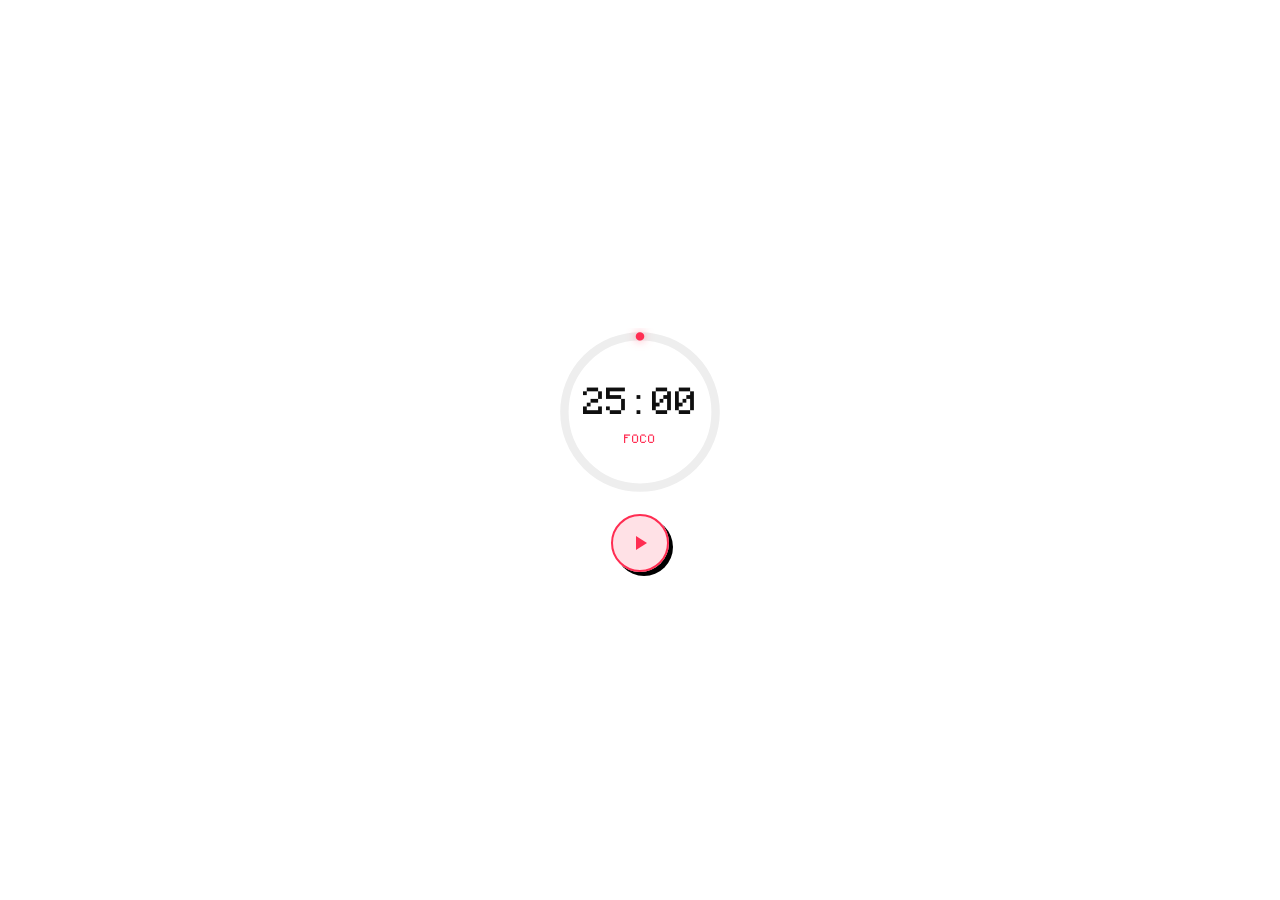
<file: mini.html>
<!DOCTYPE html>
<html lang="pt-BR">

<head>
    <meta charset="utf-8" />
    <meta name="viewport" content="width=device-width, initial-scale=1" />
    <!-- Reaproveita as variáveis, a fonte Monocraft e os estilos do timer do
         popup principal — mesma casca visual, só um layout mais enxuto por cima. -->
    <link rel="stylesheet" href="popup.css" />
    <link rel="stylesheet" href="mini.css" />
    <script src="mini.js" type="module"></script>
    <title>POMODO</title>
</head>

<body>
    <main id="app" class="app mini-app" data-phase="focus">
        <div class="timer-wrap">
            <div class="timer-ring mini-ring">
                <svg viewBox="0 0 200 200" class="ring-svg" aria-hidden="true">
                    <circle class="ring-track" cx="100" cy="100" r="90" />
                    <circle id="ring-progress" class="ring-progress" cx="100" cy="100" r="90" />
                </svg>
                <div class="timer-center">
                    <span id="timer-clock" class="timer-clock">25:00</span>
                    <span id="timer-phase-label" class="timer-phase-label">Foco</span>
                </div>
            </div>

            <button id="btn-toggle" class="ctrl-btn ctrl-btn--primary mini-toggle" type="button" aria-label="Iniciar">
                <svg id="ico-play" viewBox="0 0 24 24" fill="currentColor" aria-hidden="true"><path d="M8 5v14l11-7z" /></svg>
                <svg id="ico-pause" viewBox="0 0 24 24" fill="currentColor" aria-hidden="true" hidden><path d="M6 5h4v14H6zM14 5h4v14h-4z" /></svg>
            </button>
        </div>
    </main>
</body>

</html>
</file>
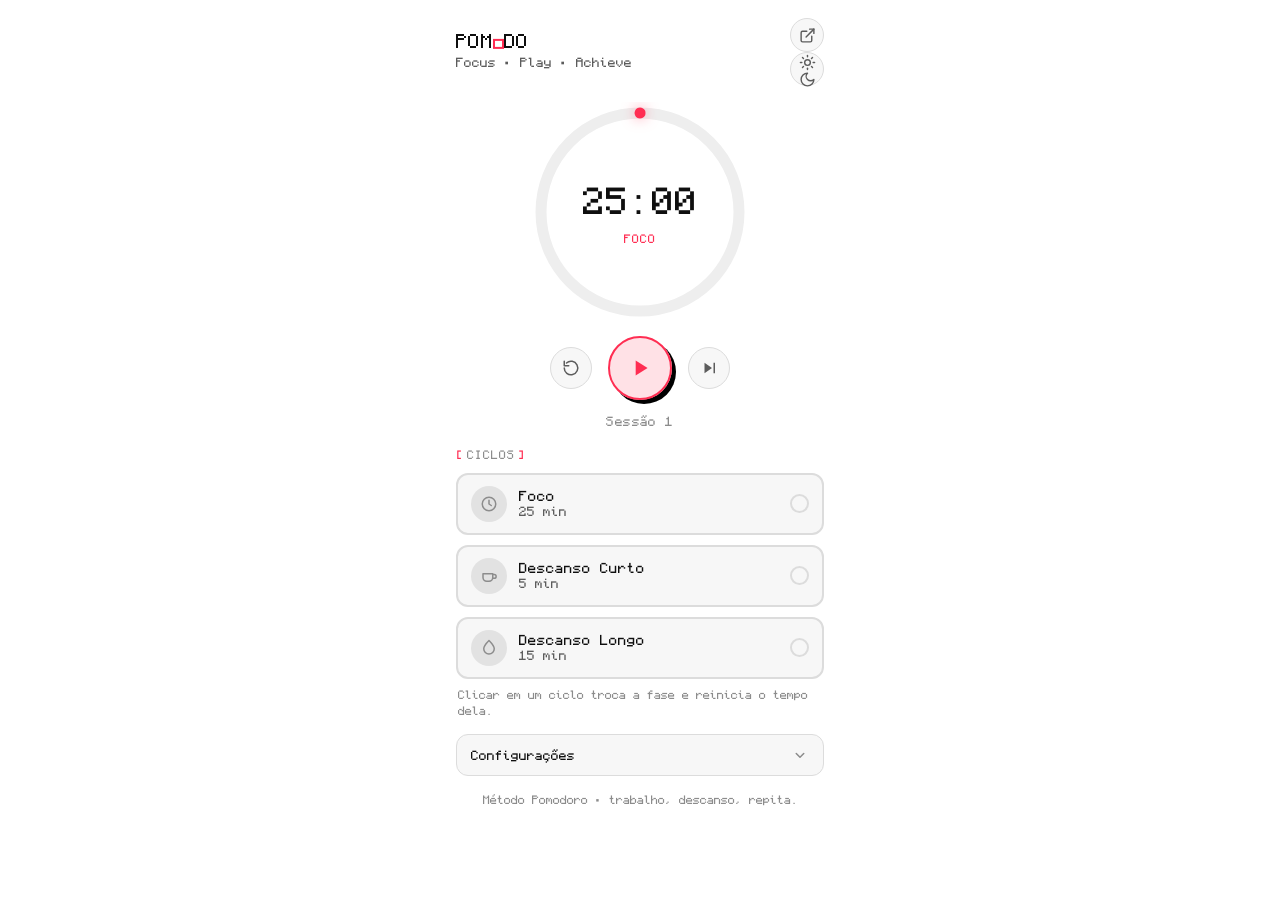
<file: popup.html>
<!DOCTYPE html>
<html lang="pt-BR">

<head>
    <meta charset="utf-8" />
    <meta name="viewport" content="width=device-width, initial-scale=1" />
    <link rel="stylesheet" href="popup.css" />
    <script src="popup.js" type="module"></script>
    <title>POMODO</title>
</head>

<body>
    <main id="app" class="app" data-phase="focus">
        <header class="app-header">
            <div class="brand">
                <div class="brand-text">
                    <h1 class="brand-name" aria-label="POMODO">POM<span class="brand-o" aria-hidden="true"></span>DO</h1>
                    <p id="brand-tagline" class="brand-tagline">Focus • Play • Achieve</p>
                </div>
            </div>
            <div class="header-actions">
                <button id="detach-toggle" class="icon-btn" type="button" aria-label="Destacar janela flutuante">
                    <svg viewBox="0 0 24 24" fill="none" stroke="currentColor" stroke-width="2" stroke-linecap="round"
                        stroke-linejoin="round" aria-hidden="true">
                        <path d="M18 13v6a2 2 0 0 1-2 2H5a2 2 0 0 1-2-2V8a2 2 0 0 1 2-2h6" />
                        <path d="M15 3h6v6" /><path d="M10 14 21 3" />
                    </svg>
                </button>
                <button id="theme-toggle" class="icon-btn theme-toggle" type="button" aria-label="Alternar tema">
                    <svg class="ico-sun" viewBox="0 0 24 24" fill="none" stroke="currentColor" stroke-width="2"
                        stroke-linecap="round" stroke-linejoin="round" aria-hidden="true">
                        <circle cx="12" cy="12" r="4" />
                        <path d="M12 2v2" /><path d="M12 20v2" /><path d="m4.93 4.93 1.41 1.41" />
                        <path d="m17.66 17.66 1.41 1.41" /><path d="M2 12h2" /><path d="M20 12h2" />
                        <path d="m6.34 17.66-1.41 1.41" /><path d="m19.07 4.93-1.41 1.41" />
                    </svg>
                    <svg class="ico-moon" viewBox="0 0 24 24" fill="none" stroke="currentColor" stroke-width="2"
                        stroke-linecap="round" stroke-linejoin="round" aria-hidden="true">
                        <path d="M12 3a6 6 0 0 0 9 9 9 9 0 1 1-9-9Z" />
                    </svg>
                </button>
            </div>
        </header>

        <section class="timer-wrap" aria-live="polite">
            <div class="timer-ring">
                <svg viewBox="0 0 200 200" class="ring-svg" aria-hidden="true">
                    <circle class="ring-track" cx="100" cy="100" r="90" />
                    <circle id="ring-progress" class="ring-progress" cx="100" cy="100" r="90" />
                </svg>
                <div class="timer-center">
                    <span id="timer-clock" class="timer-clock">25:00</span>
                    <span id="timer-phase-label" class="timer-phase-label">Foco</span>
                </div>
            </div>

            <div class="controls">
                <button id="btn-reset" class="ctrl-btn ctrl-btn--ghost" type="button" aria-label="Reiniciar ciclo">
                    <svg viewBox="0 0 24 24" fill="none" stroke="currentColor" stroke-width="2" stroke-linecap="round" stroke-linejoin="round" aria-hidden="true">
                        <path d="M3 12a9 9 0 1 0 3-6.7" /><path d="M3 3v6h6" />
                    </svg>
                </button>
                <button id="btn-toggle" class="ctrl-btn ctrl-btn--primary" type="button" aria-label="Iniciar">
                    <svg id="ico-play" viewBox="0 0 24 24" fill="currentColor" aria-hidden="true"><path d="M8 5v14l11-7z" /></svg>
                    <svg id="ico-pause" viewBox="0 0 24 24" fill="currentColor" aria-hidden="true" hidden><path d="M6 5h4v14H6zM14 5h4v14h-4z" /></svg>
                </button>
                <button id="btn-skip" class="ctrl-btn ctrl-btn--ghost" type="button" aria-label="Pular para o próximo ciclo">
                    <svg viewBox="0 0 24 24" fill="currentColor" aria-hidden="true"><path d="M6 5l10 7-10 7V5zM18 5h2v14h-2z" /></svg>
                </button>
            </div>
            <p id="cycle-count" class="cycle-count">Sessão 1</p>
        </section>

        <section class="modes" aria-labelledby="modes-title">
            <h2 id="modes-title" class="section-title">Ciclos</h2>
            <div id="mode-cards" class="mode-cards" role="radiogroup" aria-labelledby="modes-title">
                <button class="mode-card" data-phase="focus" role="radio" type="button">
                    <span class="mode-icon">
                        <svg viewBox="0 0 24 24" fill="none" stroke="currentColor" stroke-width="2" stroke-linecap="round" stroke-linejoin="round" aria-hidden="true"><circle cx="12" cy="12" r="9" /><path d="M12 7v5l3 2" /></svg>
                    </span>
                    <span class="mode-body">
                        <span class="mode-name">Foco</span>
                        <span class="mode-desc" data-role="duration">25 min</span>
                    </span>
                    <span class="mode-check"><svg viewBox="0 0 24 24" fill="none" stroke="#fff" stroke-width="3" stroke-linecap="round" stroke-linejoin="round" aria-hidden="true"><path d="M20 6 9 17l-5-5" /></svg></span>
                </button>
                <button class="mode-card" data-phase="short" role="radio" type="button">
                    <span class="mode-icon">
                        <svg viewBox="0 0 24 24" fill="none" stroke="currentColor" stroke-width="2" stroke-linecap="round" stroke-linejoin="round" aria-hidden="true"><path d="M4 9h13v5a5 5 0 0 1-5 5H9a5 5 0 0 1-5-5z" /><path d="M17 10h2a2.5 2.5 0 0 1 0 5h-2" /></svg>
                    </span>
                    <span class="mode-body">
                        <span class="mode-name">Descanso Curto</span>
                        <span class="mode-desc" data-role="duration">5 min</span>
                    </span>
                    <span class="mode-check"><svg viewBox="0 0 24 24" fill="none" stroke="#fff" stroke-width="3" stroke-linecap="round" stroke-linejoin="round" aria-hidden="true"><path d="M20 6 9 17l-5-5" /></svg></span>
                </button>
                <button class="mode-card" data-phase="long" role="radio" type="button">
                    <span class="mode-icon">
                        <svg viewBox="0 0 24 24" fill="none" stroke="currentColor" stroke-width="2" stroke-linecap="round" stroke-linejoin="round" aria-hidden="true"><path d="M12 2C8 6 5 9.5 5 13a7 7 0 0 0 14 0c0-3.5-3-7-7-11Z" /></svg>
                    </span>
                    <span class="mode-body">
                        <span class="mode-name">Descanso Longo</span>
                        <span class="mode-desc" data-role="duration">15 min</span>
                    </span>
                    <span class="mode-check"><svg viewBox="0 0 24 24" fill="none" stroke="#fff" stroke-width="3" stroke-linecap="round" stroke-linejoin="round" aria-hidden="true"><path d="M20 6 9 17l-5-5" /></svg></span>
                </button>
            </div>
            <p class="modes-note">Clicar em um ciclo troca a fase e reinicia o tempo dela.</p>
        </section>

        <section class="advanced">
            <button id="settings-toggle" class="advanced-toggle" type="button" aria-expanded="false" aria-controls="settings-panel">
                <span>Configurações</span>
                <svg class="chevron" viewBox="0 0 24 24" width="18" height="18" aria-hidden="true">
                    <path d="M7 10l5 5 5-5" fill="none" stroke="currentColor" stroke-width="2" stroke-linecap="round" stroke-linejoin="round" />
                </svg>
            </button>
            <div id="settings-panel" class="advanced-panel" hidden>
                <div class="setting-row">
                    <label for="set-focus">Tempo de Trabalho (min)</label>
                    <input id="set-focus" type="number" min="1" max="180" step="1" />
                </div>
                <div class="setting-row">
                    <label for="set-short">Descanso Curto (min)</label>
                    <input id="set-short" type="number" min="1" max="180" step="1" />
                </div>
                <div class="setting-row">
                    <label for="set-long">Descanso Longo (min)</label>
                    <input id="set-long" type="number" min="1" max="180" step="1" />
                </div>
                <div class="setting-row">
                    <label for="set-every">Descanso longo a cada (sessões)</label>
                    <input id="set-every" type="number" min="2" max="12" step="1" />
                </div>
                <div class="setting-row setting-row--switch">
                    <label for="set-autostart">Encadear próximo ciclo automaticamente</label>
                    <input id="set-autostart" type="checkbox" class="switch" />
                </div>
                <div class="setting-row setting-row--switch">
                    <label for="set-notify">Notificações do sistema</label>
                    <input id="set-notify" type="checkbox" class="switch" />
                </div>
                <button id="settings-reset" class="settings-reset" type="button">Restaurar padrões</button>
            </div>
        </section>

        <footer class="app-footer">
            <p class="footer-note">Método Pomodoro • trabalho, descanso, repita.</p>
        </footer>
    </main>
</body>

</html>
</file>
<file: popup.css>
/*
 * POMODO — Timer Pomodoro
 * Paleta e padrões de sombra/tipografia herdados do mesmo design system
 * (fundo puro-preto, cartões com "sticker shadow" offset, tipografia pixelada).
 */

/* Monocraft — fonte pixelada no estilo do Minecraft, auto-hospedada (extensões
 * MV3 não carregam fontes remotas). © 2022 Idrees Hassan, SIL OFL 1.1 (ver
 * fonts/Monocraft-OFL-LICENSE.txt). Usada em todo o popup — títulos, corpo e
 * números — a pedido: uma única fonte para tudo. */
@font-face {
    font-family: "Monocraft";
    src: url("fonts/Monocraft.woff2") format("woff2");
    font-weight: 400 700;
    font-style: normal;
    font-display: swap;
}

:root {
    color-scheme: dark;

    --bg: #000000;
    --surface: #141414;
    --surface-2: #1c1c1c;
    --surface-3: #262626;
    --border: #333333;
    --border-soft: #262626;

    --text: #f1f1f1;
    --text-dim: #a6a6a6;
    --text-faint: #717171;

    /* Três fases, três cores — as mesmas já usadas no design original. */
    --focus: #ff2d52;
    --focus-soft: rgba(255, 45, 82, 0.14);
    --focus-ghost: rgba(255, 45, 82, 0.5);

    --short: #2ba640;
    --short-soft: rgba(43, 166, 64, 0.14);
    --short-ghost: rgba(43, 166, 64, 0.5);

    --long: #4696ff;
    --long-soft: rgba(70, 150, 255, 0.14);
    --long-ghost: rgba(70, 150, 255, 0.5);

    --pop: #000000;
    --radius: 12px;
    --radius-sm: 9px;
    --ease: cubic-bezier(0.2, 0, 0, 1);
    --spring: cubic-bezier(0.2, 0.9, 0.25, 1.18);

    /* Uma fonte pixelada só para tudo: títulos, corpo e números. VCR OSD Mono
     * fica como segunda opção *se* você instalá-la no sistema (não é
     * redistribuível livremente, então não vem embutida — ver nota no README). */
    --font-pixel: "Monocraft", "VCR OSD Mono", ui-monospace, "Cascadia Code", monospace;
    --font: var(--font-pixel);
    --font-mono: var(--font-pixel);
}

@media (prefers-color-scheme: light) {
    :root:not([data-theme="dark"]) {
        color-scheme: light;
        --bg: #ffffff;
        --surface: #f7f7f7;
        --surface-2: #eeeeee;
        --surface-3: #e2e2e2;
        --border: #dcdcdc;
        --border-soft: #e8e8e8;
        --text: #0f0f0f;
        --text-dim: #5c5c5c;
        --text-faint: #8c8c8c;
    }
}

:root[data-theme="light"] {
    color-scheme: light;
    --bg: #ffffff;
    --surface: #f7f7f7;
    --surface-2: #eeeeee;
    --surface-3: #e2e2e2;
    --border: #dcdcdc;
    --border-soft: #e8e8e8;
    --text: #0f0f0f;
    --text-dim: #5c5c5c;
    --text-faint: #8c8c8c;
}

* { box-sizing: border-box; }
[hidden] { display: none !important; }

html, body { margin: 0; padding: 0; background: var(--bg); }

body {
    font-family: var(--font);
    color: var(--text);
    font-size: 14px;
    line-height: 1.45;
    -webkit-font-smoothing: antialiased;
    display: flex;
    justify-content: center;
}

html { scrollbar-width: thin; scrollbar-color: var(--focus) transparent; }
::-webkit-scrollbar { width: 10px; }
::-webkit-scrollbar-track { background: transparent; }
::-webkit-scrollbar-thumb {
    background: var(--focus);
    border-radius: 999px;
    border: 3px solid transparent;
    background-clip: padding-box;
}

.app {
    --phase-color: var(--focus);
    --phase-soft: var(--focus-soft);
    --phase-ghost: var(--focus-ghost);
    position: relative;
    width: 100%;
    min-width: 340px;
    max-width: 400px;
    padding: 18px 16px 16px;
    display: flex;
    flex-direction: column;
    gap: 16px;
    animation: rise 220ms var(--ease) both;
}

.app[data-phase="short"] { --phase-color: var(--short); --phase-soft: var(--short-soft); --phase-ghost: var(--short-ghost); }
.app[data-phase="long"] { --phase-color: var(--long); --phase-soft: var(--long-soft); --phase-ghost: var(--long-ghost); }

@keyframes rise { from { opacity: 0; transform: translateY(6px); } }
@keyframes fade { from { opacity: 0; transform: translateY(4px); } }

/* ---------------------------------------------------------------- Header */
.app-header { display: flex; align-items: center; justify-content: space-between; gap: 12px; }

.brand-name {
    margin: 0;
    font-family: var(--font-mono);
    font-size: 18px;
    font-weight: 600;
    letter-spacing: 0.02em;
    line-height: 1.1;
}

/* O "O" de PomODO é o selo vivo do app: vermelho fixo (pedido explícito),
   quadrado e parado enquanto pausado, vira um círculo pulsante quando o
   timer está rodando — mesma ideia do selo degraded → synced do design
   original, aqui mapeada para pausado → ativo, mas sem trocar de cor por fase. */
.brand-o {
    position: relative;
    display: inline-block;
    width: 0.56em;
    height: 0.56em;
    margin: 0 0.02em;
    vertical-align: baseline;
    transform: translateY(0.05em);
    box-sizing: border-box;
    border: 0.16em solid var(--focus);
    border-radius: 0;
    color: var(--focus);
    transition: border-radius 320ms var(--spring), background 220ms var(--ease), box-shadow 220ms var(--ease);
}

.app[data-running="true"] .brand-o {
    border-radius: 50%;
    background: var(--focus);
    box-shadow: 0 0 9px -1px var(--focus-ghost);
}

.app[data-running="true"] .brand-o::after {
    content: "";
    position: absolute;
    inset: -0.16em;
    border-radius: 50%;
    border: 0.1em solid var(--focus);
    opacity: 0.6;
    animation: pulse 2s var(--ease) infinite;
}

@keyframes pulse {
    0% { transform: scale(0.8); opacity: 0.6; }
    70% { transform: scale(1.9); opacity: 0; }
    100% { opacity: 0; }
}

.brand-tagline { margin: 2px 0 0; font-size: 12px; color: var(--text-dim); }

.icon-btn {
    display: grid;
    place-items: center;
    width: 34px;
    height: 34px;
    border: 1px solid var(--border);
    border-radius: 999px;
    background: var(--surface);
    color: var(--text-dim);
    cursor: pointer;
    transition: border-color 150ms var(--ease), color 150ms var(--ease), transform 120ms var(--spring);
}
.icon-btn:hover { border-color: var(--text-faint); color: var(--text); transform: translateY(-1px); }
.icon-btn svg { width: 17px; height: 17px; }
.icon-btn.theme-toggle .ico-moon { display: none; }
:root[data-theme="light"] .icon-btn.theme-toggle .ico-sun { display: none; }
:root[data-theme="light"] .icon-btn.theme-toggle .ico-moon { display: block; }
@media (prefers-color-scheme: light) {
    :root:not([data-theme="dark"]) .icon-btn.theme-toggle .ico-moon { display: block; }
}

/* ---------------------------------------------------------------- Timer */
.timer-wrap { display: flex; flex-direction: column; align-items: center; gap: 14px; }

.timer-ring { position: relative; width: 220px; height: 220px; }
.ring-svg { width: 100%; height: 100%; transform: rotate(-90deg); }
.ring-track { fill: none; stroke: var(--surface-2); stroke-width: 10; }
.ring-progress {
    fill: none;
    stroke: var(--phase-color);
    stroke-width: 10;
    stroke-linecap: round;
    stroke-dasharray: 565.48;
    stroke-dashoffset: 565.48;
    filter: drop-shadow(0 0 6px var(--phase-ghost));
    transition: stroke 200ms var(--ease);
}

/* O preenchimento do anel roda como animação CSS nativa (não como um valor
   que o JS recalcula a cada segundo). O motivo é prático: quando a mini
   janela flutuante perde o foco, o Chrome atrasa/pausa os timers de
   JavaScript da página para economizar recursos, e um anel atualizado por
   setInterval trava nesse cenário. Uma @keyframes é responsabilidade do
   compositor do navegador, não do event loop do JS, então continua
   avançando (e chega exatamente a 565.48→0 no fim da fase) mesmo com a
   janela em segundo plano. O JS só dispara/pausa a animação nas mudanças de
   estado (iniciar, pausar, pular, trocar de fase) — nunca a cada tick. */
@keyframes ring-fill {
    from { stroke-dashoffset: var(--ring-from, 565.48); }
    to { stroke-dashoffset: var(--ring-to, 0); }
}

.ring-progress.is-animating {
    animation-name: ring-fill;
    animation-timing-function: linear;
    animation-fill-mode: forwards;
}

.timer-center {
    position: absolute;
    inset: 0;
    display: flex;
    flex-direction: column;
    align-items: center;
    justify-content: center;
    gap: 4px;
}

.timer-clock {
    font-family: var(--font-mono);
    font-size: 34px;
    font-weight: 700;
    font-variant-numeric: tabular-nums;
    letter-spacing: 0;
}

.timer-phase-label {
    font-family: var(--font-mono);
    font-size: 11px;
    font-weight: 600;
    letter-spacing: 0.08em;
    text-transform: uppercase;
    color: var(--phase-color);
}

.controls { display: flex; align-items: center; justify-content: center; gap: 16px; }

.ctrl-btn {
    display: grid;
    place-items: center;
    border-radius: 999px;
    cursor: pointer;
    font-family: inherit;
    transition: transform 120ms var(--spring), box-shadow 120ms var(--ease), background 150ms var(--ease), border-color 150ms var(--ease);
}

.ctrl-btn--ghost {
    width: 42px;
    height: 42px;
    border: 1px solid var(--border);
    background: var(--surface);
    color: var(--text-dim);
}
.ctrl-btn--ghost svg { width: 18px; height: 18px; }
.ctrl-btn--ghost:hover { border-color: var(--text-faint); color: var(--text); transform: translateY(-1px); }
.ctrl-btn--ghost:active { transform: translateY(0); }

.ctrl-btn--primary {
    width: 64px;
    height: 64px;
    border: 2px solid var(--phase-color);
    background: var(--phase-soft);
    color: var(--phase-color);
    box-shadow: 4px 4px 0 0 var(--pop);
}
.ctrl-btn--primary svg { width: 26px; height: 26px; }
.ctrl-btn--primary:hover { transform: translate(-1px, -1px); box-shadow: 5px 5px 0 0 var(--pop); background: var(--phase-color); color: #fff; }
.ctrl-btn--primary:active { transform: translate(3px, 3px); box-shadow: 0 0 0 0 var(--pop); }

.cycle-count {
    margin: 0;
    font-family: var(--font-mono);
    font-size: 11.5px;
    color: var(--text-faint);
    letter-spacing: 0.04em;
}

/* ---------------------------------------------------------------- Sections */
.section-title {
    margin: 0 0 10px;
    font-family: var(--font-mono);
    font-size: 11px;
    font-weight: 600;
    letter-spacing: 0.08em;
    text-transform: uppercase;
    color: var(--text-faint);
}
.section-title::before { content: "["; margin-right: 0.5ch; color: var(--phase-color); }
.section-title::after { content: "]"; margin-left: 0.5ch; color: var(--phase-color); }

/* ---------------------------------------------------------------- Mode cards */
.mode-cards { display: flex; flex-direction: column; gap: 10px; }

.mode-card {
    position: relative;
    display: flex;
    align-items: center;
    gap: 12px;
    width: 100%;
    text-align: left;
    padding: 11px 13px;
    border: 2px solid var(--border);
    border-radius: var(--radius);
    background: var(--surface);
    color: inherit;
    cursor: pointer;
    font-family: inherit;
    animation: fade 260ms var(--ease) both;
    transition: border-color 160ms var(--ease), background 160ms var(--ease), transform 120ms var(--ease);
}
.mode-card:nth-child(1) { animation-delay: 30ms; }
.mode-card:nth-child(2) { animation-delay: 70ms; }
.mode-card:nth-child(3) { animation-delay: 110ms; }

.mode-card:hover { border-color: var(--text-faint); background: var(--surface-2); }
.mode-card:active { transform: scale(0.99); }

.mode-card[data-phase="focus"] { --card-color: var(--focus); --card-soft: var(--focus-soft); --card-ghost: var(--focus-ghost); }
.mode-card[data-phase="short"] { --card-color: var(--short); --card-soft: var(--short-soft); --card-ghost: var(--short-ghost); }
.mode-card[data-phase="long"] { --card-color: var(--long); --card-soft: var(--long-soft); --card-ghost: var(--long-ghost); }

.mode-card[aria-checked="true"] {
    border-color: var(--card-color);
    background: linear-gradient(180deg, var(--card-soft), transparent 140%);
    box-shadow: 0 0 0 2px var(--card-color), 6px 6px 0 0 var(--card-ghost);
    transform: translate(-2px, -2px);
}

.mode-icon {
    flex: none;
    width: 36px;
    height: 36px;
    display: grid;
    place-items: center;
    border-radius: 50%;
    background: var(--surface-3);
    color: var(--text-faint);
    transition: background 160ms var(--ease), color 160ms var(--ease);
}
.mode-icon svg { width: 18px; height: 18px; }
.mode-card[aria-checked="true"] .mode-icon { background: var(--card-color); color: #fff; }

.mode-body { flex: 1; min-width: 0; display: flex; flex-direction: column; }
.mode-name { font-family: var(--font-mono); font-size: 13px; font-weight: 600; }
.mode-desc { margin-top: 2px; font-size: 12px; color: var(--text-dim); }

.mode-check {
    flex: none;
    width: 19px;
    height: 19px;
    border-radius: 50%;
    border: 2px solid var(--border);
    display: grid;
    place-items: center;
    transition: border-color 160ms var(--ease), background 160ms var(--ease);
}
.mode-check svg { width: 11px; height: 11px; opacity: 0; transform: scale(0.4); transition: opacity 160ms var(--ease), transform 220ms var(--spring); }
.mode-card[aria-checked="true"] .mode-check { border-color: var(--card-color); background: var(--card-color); }
.mode-card[aria-checked="true"] .mode-check svg { opacity: 1; transform: scale(1); }

.modes-note { margin: 8px 2px 0; font-size: 11px; color: var(--text-faint); }

/* ---------------------------------------------------------------- Advanced / Settings */
.advanced-toggle {
    display: flex;
    align-items: center;
    justify-content: space-between;
    width: 100%;
    padding: 11px 14px;
    border: 1px solid var(--border);
    border-radius: var(--radius);
    background: var(--surface);
    color: var(--text);
    font-family: var(--font-mono);
    font-size: 12px;
    font-weight: 600;
    cursor: pointer;
    transition: background 160ms var(--ease), border-color 160ms var(--ease);
}
.advanced-toggle:hover { background: var(--surface-2); border-color: var(--text-faint); }
.advanced-toggle .chevron { transition: transform 200ms var(--ease); color: var(--text-faint); }
.advanced-toggle[aria-expanded="true"] .chevron { transform: rotate(180deg); }

.advanced-panel {
    margin-top: 10px;
    padding: 12px 14px;
    border: 1px solid var(--border-soft);
    border-radius: var(--radius);
    background: var(--surface);
    display: flex;
    flex-direction: column;
    gap: 12px;
    animation: rise 180ms var(--ease) both;
}

.setting-row { display: flex; align-items: center; justify-content: space-between; gap: 12px; }
.setting-row label { font-size: 12.5px; color: var(--text-dim); }

.setting-row input[type="number"] {
    width: 64px;
    padding: 7px 8px;
    border: 1px solid var(--border);
    border-radius: var(--radius-sm);
    background: var(--surface-2);
    color: var(--text);
    font-family: var(--font-mono);
    font-size: 13px;
    text-align: center;
}
.setting-row input[type="number"]:focus-visible { outline: none; border-color: var(--focus); box-shadow: 0 0 0 3px var(--focus-soft); }

/* Switch estilo pill, mesma linguagem dos outros controles. */
.switch {
    appearance: none;
    -webkit-appearance: none;
    width: 38px;
    height: 22px;
    border-radius: 999px;
    background: var(--surface-3);
    border: 1px solid var(--border);
    position: relative;
    cursor: pointer;
    flex: none;
    transition: background 160ms var(--ease), border-color 160ms var(--ease);
}
.switch::after {
    content: "";
    position: absolute;
    top: 2px;
    left: 2px;
    width: 16px;
    height: 16px;
    border-radius: 50%;
    background: var(--text-dim);
    transition: transform 180ms var(--spring), background 160ms var(--ease);
}
.switch:checked { background: var(--focus-soft); border-color: var(--focus); }
.switch:checked::after { transform: translateX(16px); background: var(--focus); }

.settings-reset {
    align-self: flex-start;
    border: 0;
    background: transparent;
    color: var(--text-faint);
    font-family: inherit;
    font-size: 11.5px;
    cursor: pointer;
    padding: 2px 0;
    text-decoration: underline;
    text-underline-offset: 2px;
}
.settings-reset:hover { color: var(--text-dim); }

/* ---------------------------------------------------------------- Footer */
.app-footer { text-align: center; }
.footer-note { margin: 0; font-size: 11px; color: var(--text-faint); }

/* ---------------------------------------------------------------- Focus */
.mode-card:focus-visible,
.advanced-toggle:focus-visible,
.icon-btn:focus-visible,
.ctrl-btn:focus-visible,
.settings-reset:focus-visible {
    outline: 2px solid var(--phase-color);
    outline-offset: 2px;
}

@media (prefers-reduced-motion: reduce) {
    *, *::before, *::after {
        animation-duration: 0.001ms !important;
        animation-delay: 0ms !important;
        transition-duration: 0.001ms !important;
    }
}
</file>
<file: mini.css>
/* POMODO — mini janela flutuante
 * Só sobrescreve layout/tamanho; cores, fonte e sombras vêm de popup.css. */

html, body {
    height: 100%;
    overflow: hidden;
}

body {
    align-items: center;
}

.mini-app {
    min-width: 0;
    max-width: none;
    width: 100%;
    height: 100%;
    padding: 20px 14px;
    justify-content: center;
    align-items: center;
    gap: 0;
}

.mini-app .timer-wrap {
    gap: 18px;
}

.mini-ring {
    width: 168px;
    height: 168px;
}

.mini-toggle {
    width: 58px;
    height: 58px;
}
.mini-toggle svg { width: 24px; height: 24px; }
</file>
